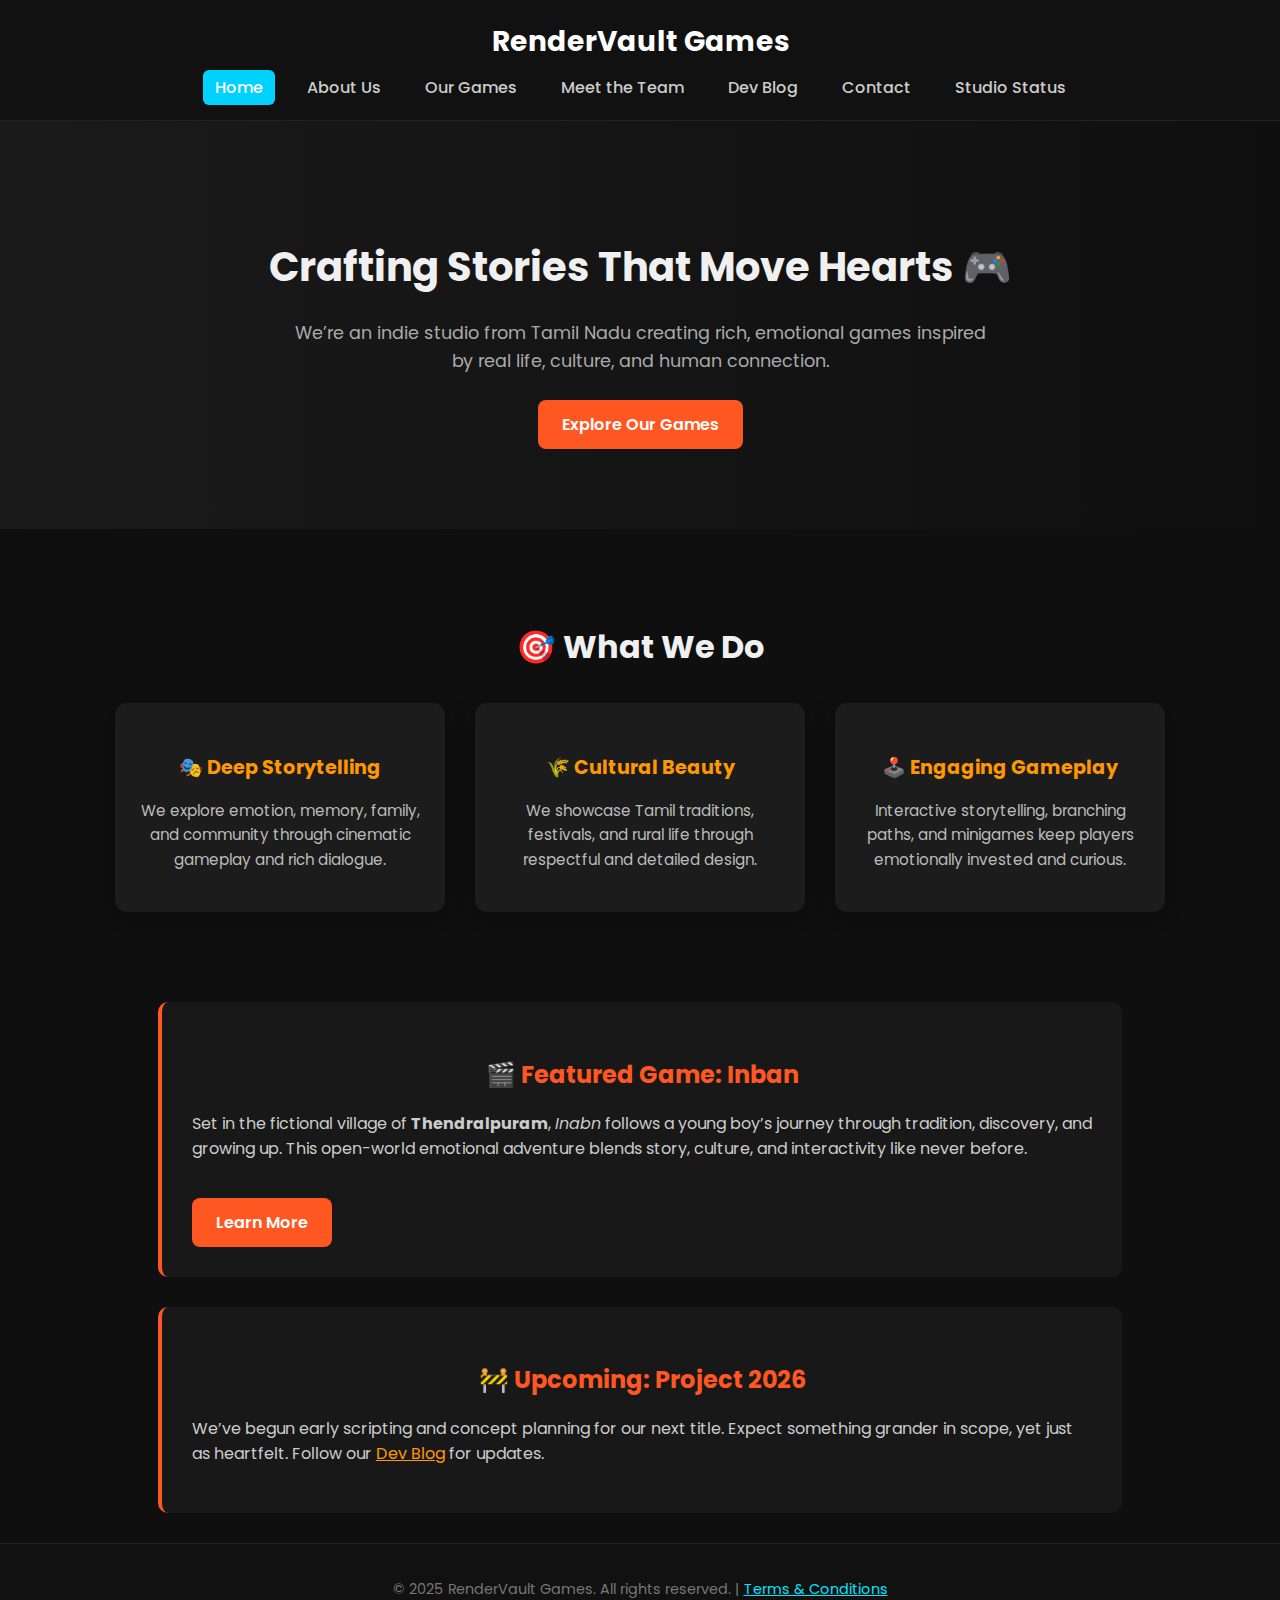
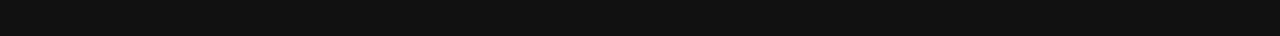
<file: index.html>
<!DOCTYPE html>
<html lang="en">
<head>
  <meta charset="UTF-8" />
  <meta name="viewport" content="width=device-width, initial-scale=1.0" />
  <title>RenderVault Games – Indie Game Studio Creating Story-Driven Games</title>
  <meta name="description" content="RenderVault Games is an indie game studio from India creating emotional story-driven games like Inban, inspired by Tamil culture.">
  <link rel="icon" type="image/x-icon" href="assets/favicon.png">
  <link href="https://fonts.googleapis.com/css2?family=Poppins:wght@400;600;700&display=swap" rel="stylesheet" />
  <link rel="stylesheet" href="styles.css" />
  <script async src="https://www.googletagmanager.com/gtag/js?id=G-7EN113SX0W"></script>
  <script>
    window.dataLayer = window.dataLayer || [];
    function gtag(){dataLayer.push(arguments);}
    gtag('js', new Date());

    gtag('config', 'G-7EN113SX0W');
</script>
  <style>
    body {
      margin: 0;
      font-family: 'Poppins', sans-serif;
      background-color: #0f0f0f;
      color: #f0f0f0;
    }

    header {
      background-color: #111;
      padding: 20px 0;
      border-bottom: 1px solid #222;
    }

    .container {
      width: 90%;
      max-width: 1200px;
      margin: auto;
    }

    nav ul {
      list-style: none;
      display: flex;
      flex-wrap: wrap;
      gap: 20px;
      padding: 0;
      justify-content: center;
    }

    nav a {
      text-decoration: none;
      color: #ccc;
      font-weight: 500;
      transition: 0.3s;
    }

    nav a:hover, nav a.active {
      color: #fff;
    }

    .hero {
      background: linear-gradient(to right, #1a1a1a, #0f0f0f);
      text-align: center;
      padding: 80px 20px;
    }

    .hero h2 {
      font-size: 2.5rem;
      margin-bottom: 20px;
      color: #f0f0f0;
    }

    .hero p {
      font-size: 1.1rem;
      max-width: 700px;
      margin: auto;
      color: #aaa;
    }

    .btn {
      margin-top: 25px;
      display: inline-block;
      background: #ff5722;
      color: #fff;
      padding: 12px 24px;
      border-radius: 8px;
      text-decoration: none;
      font-weight: 600;
      transition: background 0.3s ease;
    }

    .btn:hover {
      background: #e64a19;
    }

    section {
      padding: 60px 20px;
    }

    h3 {
      text-align: center;
      font-size: 2rem;
      margin-bottom: 30px;
    }

    .grid {
      display: flex;
      flex-wrap: wrap;
      justify-content: center;
      gap: 30px;
    }

    .feature-card {
      background-color: #1c1c1c;
      padding: 25px;
      border-radius: 12px;
      width: 280px;
      text-align: center;
      box-shadow: 0 4px 20px rgba(0,0,0,0.3);
      transition: transform 0.3s;
    }

    .feature-card:hover {
      transform: translateY(-5px);
    }

    .feature-card h4 {
      font-size: 1.2rem;
      margin-bottom: 10px;
      color: #ff9800;
    }

    .feature-card p {
      color: #bbb;
      font-size: 0.95rem;
    }

    .project-highlight {
      background: #181818;
      border-left: 4px solid #ff5722;
      padding: 30px;
      margin: 30px auto;
      border-radius: 10px;
      max-width: 900px;
    }

    .project-highlight h3 {
      color: #ff5722;
      font-size: 1.5rem;
      margin-bottom: 10px;
    }

    .project-highlight p {
      color: #ccc;
    }

    footer {
      text-align: center;
      background: #111;
      padding: 20px;
      font-size: 0.9rem;
      border-top: 1px solid #222;
    }
  </style>
</head>
<body>
  <header>
    <div class="container">
      <h1 style="text-align:center; color: #ffffff;">RenderVault Games</h1>
      <nav>
        <ul>
          <li><a href="index.html" class="active">Home</a></li>
          <li><a href="about.html">About Us</a></li>
          <li><a href="games.html">Our Games</a></li>
          <li><a href="team.html">Meet the Team</a></li>
          <li><a href="devblog.html">Dev Blog</a></li>
          <li><a href="contact.html">Contact</a></li>
          <li><a href="status.html">Studio Status</a></li>
        </ul>
      </nav>
    </div>
  </header>

  <section class="hero">
    <div class="container">
      <h2>Crafting Stories That Move Hearts 🎮</h2>
      <p>We’re an indie studio from Tamil Nadu creating rich, emotional games inspired by real life, culture, and human connection.</p>
      <a href="games.html" class="btn">Explore Our Games</a>
    </div>
  </section>

  <section>
    <div class="container">
      <h3>🎯 What We Do</h3>
      <div class="grid">
        <div class="feature-card">
          <h4>🎭 Deep Storytelling</h4>
          <p>We explore emotion, memory, family, and community through cinematic gameplay and rich dialogue.</p>
        </div>
        <div class="feature-card">
          <h4>🌾 Cultural Beauty</h4>
          <p>We showcase Tamil traditions, festivals, and rural life through respectful and detailed design.</p>
        </div>
        <div class="feature-card">
          <h4>🕹️ Engaging Gameplay</h4>
          <p>Interactive storytelling, branching paths, and minigames keep players emotionally invested and curious.</p>
        </div>
      </div>
    </div>
  </section>

  <section class="project-highlight">
    <h3>🎬 Featured Game: Inban</h3>
    <p>
      Set in the fictional village of <strong>Thendralpuram</strong>, <em>Inabn</em> follows a young boy’s journey through tradition, discovery, and growing up. This open-world emotional adventure blends story, culture, and interactivity like never before.
    </p>
    <a href="games.html" class="btn" style="margin-top: 20px;">Learn More</a>
  </section>

  <section class="project-highlight">
    <h3>🚧 Upcoming: Project 2026</h3>
    <p>
      We’ve begun early scripting and concept planning for our next title. Expect something grander in scope, yet just as heartfelt. Follow our <a href="devblog.html" style="color:#ff9800;">Dev Blog</a> for updates.
    </p>
  </section>

  <footer>
  <p>&copy; 2025 RenderVault Games. All rights reserved. | <a href="terms.html" style="color:#00e5ff; text-decoration: underline;">Terms & Conditions</a></p>
  <div class="footer-icons">
    <a href="https://discord.gg/RrKKjMG7qS" target="_blank"><i class="fab fa-discord"></i></a>
    <a href="https://youtube.com/@RenderVaultGames-Official" target="_blank"><i class="fab fa-youtube"></i></a>
    <a href="https://instagram.com/render_vault_games/" target="_blank"><i class="fab fa-instagram"></i></a>
  </div>
</footer>

</body>
</html>
</file>
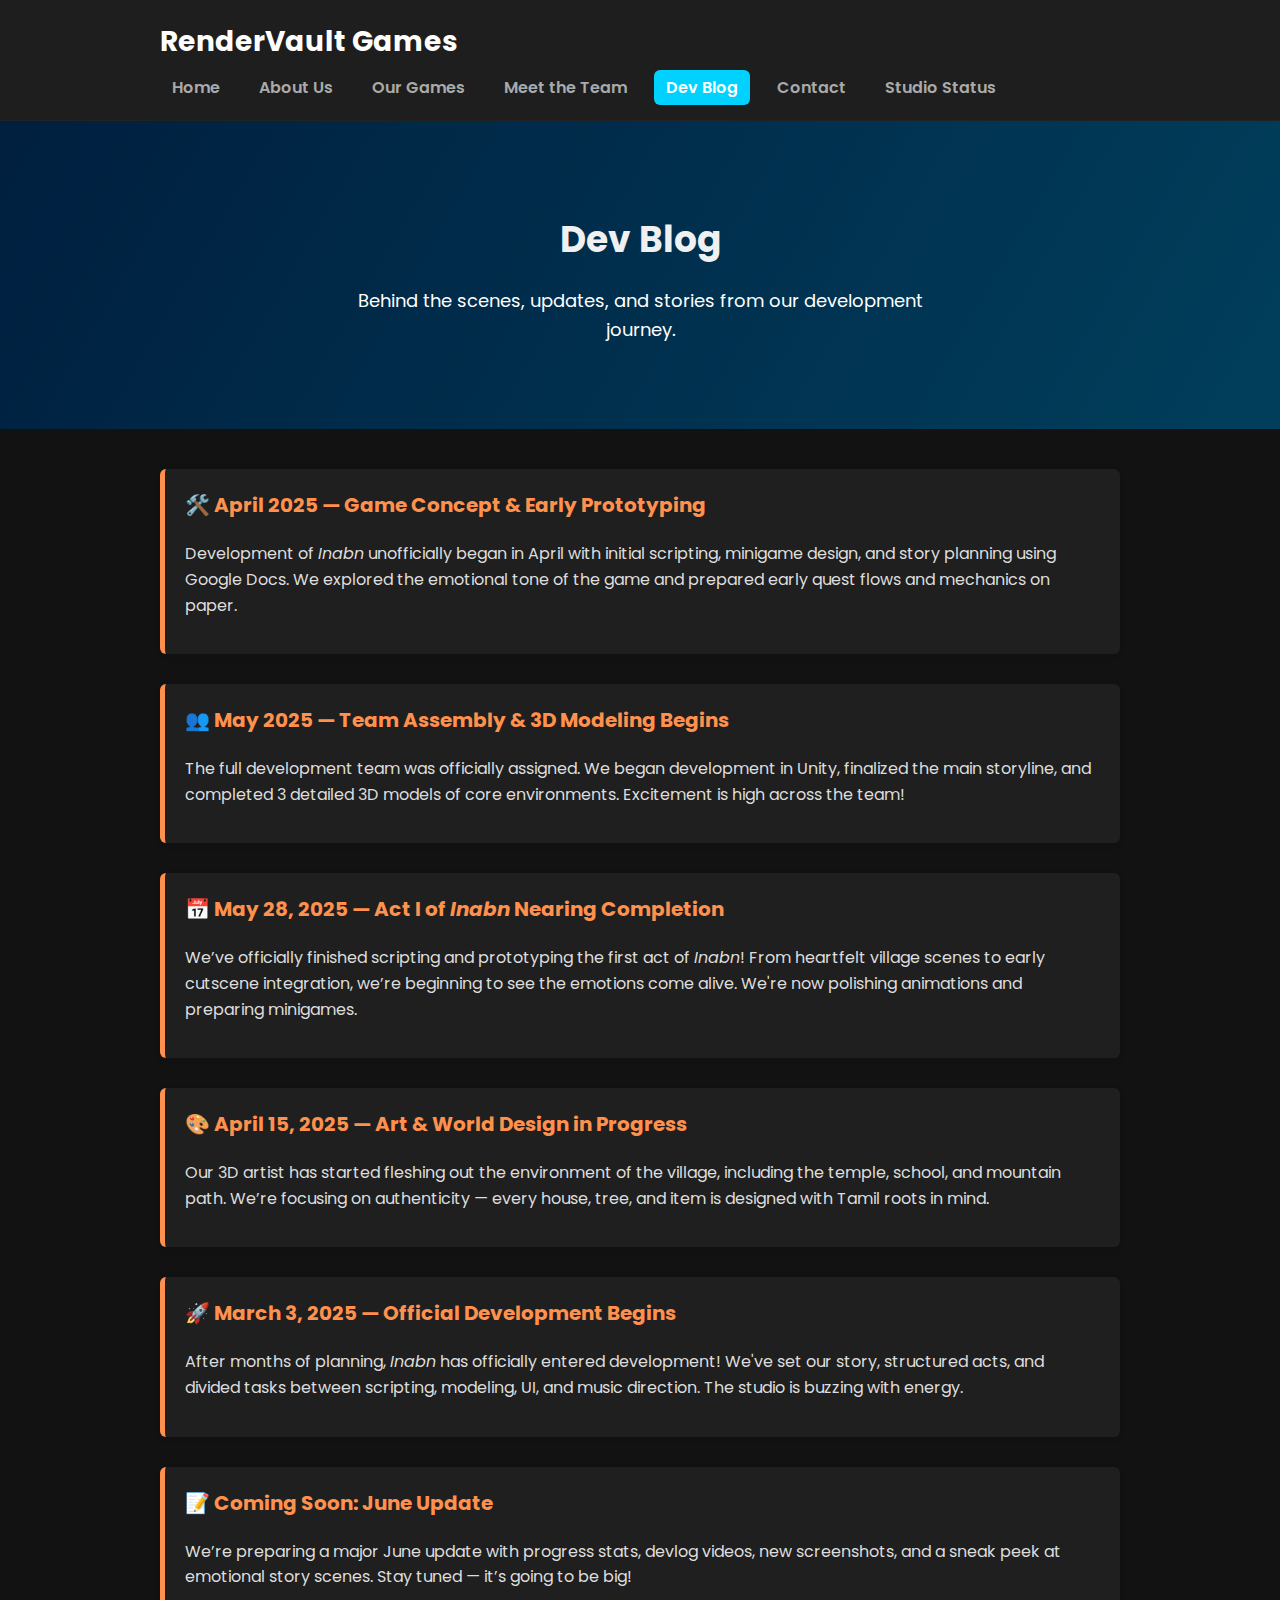
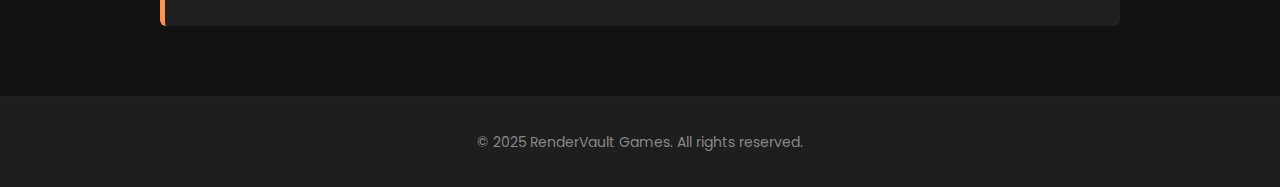
<file: devblog.html>
<!DOCTYPE html>
<html lang="en">
<head>
  <meta charset="UTF-8" />
  <meta name="viewport" content="width=device-width, initial-scale=1.0"/>
  <title>Dev Blog - RenderVault Games</title>
  <link rel="icon" type="image/x-icon" href="assets/RenderVault_Games-removebg-preview (1).png">
  <link href="https://fonts.googleapis.com/css2?family=Poppins:wght@400;600;700&display=swap" rel="stylesheet"/>
  <link rel="stylesheet" href="styles.css" />
  <style>
    body {
      background-color: #121212;
      color: #ffffff;
      font-family: 'Poppins', sans-serif;
      margin: 0;
      padding: 0;
    }

    header {
      background-color: #1e1e1e;
      padding: 20px 0;
    }

    header h1 {
      color: #ffffff;
      margin: 0;
    }

    nav ul {
      list-style: none;
      padding: 0;
      display: flex;
      flex-wrap: wrap;
      gap: 15px;
    }

    nav ul li a {
      color: #aaa;
      text-decoration: none;
      font-weight: 600;
    }

    nav ul li a.active,
    nav ul li a:hover {
      color: #ffffff;
    }

    .hero.devblog-hero {
      background-color: #1a1a1a;
      padding: 60px 20px;
      text-align: center;
    }

    .hero h2 {
      margin-bottom: 10px;
      font-size: 36px;
    }

    .container {
      max-width: 960px;
      margin: 0 auto;
      padding: 0 20px;
    }

    .blog-section {
      padding: 40px 0;
    }

    .blog-post {
      background-color: #1f1f1f;
      border-left: 5px solid #ff914d;
      padding: 20px;
      margin-bottom: 30px;
      border-radius: 6px;
    }

    .blog-post h3 {
      margin-top: 0;
      color: #ff914d;
    }

    .blog-post p {
      color: #dddddd;
    }

    footer {
      background-color: #1e1e1e;
      padding: 20px 0;
      text-align: center;
      color: #888;
    }
  </style>
</head>
<body>
  <header>
    <div class="container">
      <h1>RenderVault Games</h1>
      <nav>
        <ul>
          <li><a href="index.html">Home</a></li>
          <li><a href="about.html">About Us</a></li>
          <li><a href="games.html">Our Games</a></li>
          <li><a href="team.html">Meet the Team</a></li>
          <li><a href="devblog.html" class="active">Dev Blog</a></li>
          <li><a href="contact.html">Contact</a></li>
          <li><a href="status.html">Studio Status</a></li>
        </ul>
      </nav>
    </div>
  </header>

  <section class="hero devblog-hero">
    <div class="container">
      <h2>Dev Blog</h2>
      <p>Behind the scenes, updates, and stories from our development journey.</p>
    </div>
  </section>

  <section class="blog-section">
    <div class="container">

      <!-- Blog Post: April -->
      <div class="blog-post">
        <h3>🛠️ April 2025 — Game Concept & Early Prototyping</h3>
        <p>
          Development of <em>Inabn</em> unofficially began in April with initial scripting, minigame design, and story planning using Google Docs. We explored the emotional tone of the game and prepared early quest flows and mechanics on paper.
        </p>
      </div>

      <!-- Blog Post: May -->
      <div class="blog-post">
        <h3>👥 May 2025 — Team Assembly & 3D Modeling Begins</h3>
        <p>
          The full development team was officially assigned. We began development in Unity, finalized the main storyline, and completed 3 detailed 3D models of core environments. Excitement is high across the team!
        </p>
      </div>

      <!-- Blog Post: May 28 -->
      <div class="blog-post">
        <h3>📅 May 28, 2025 — Act I of <em>Inabn</em> Nearing Completion</h3>
        <p>
          We’ve officially finished scripting and prototyping the first act of <em>Inabn</em>! From heartfelt village scenes to early cutscene integration, we’re beginning to see the emotions come alive. We're now polishing animations and preparing minigames.
        </p>
      </div>

      <!-- Blog Post: April 15 -->
      <div class="blog-post">
        <h3>🎨 April 15, 2025 — Art & World Design in Progress</h3>
        <p>
          Our 3D artist has started fleshing out the environment of the village, including the temple, school, and mountain path. We’re focusing on authenticity — every house, tree, and item is designed with Tamil roots in mind.
        </p>
      </div>

      <!-- Blog Post: March 3 -->
      <div class="blog-post">
        <h3>🚀 March 3, 2025 — Official Development Begins</h3>
        <p>
          After months of planning, <em>Inabn</em> has officially entered development! We've set our story, structured acts, and divided tasks between scripting, modeling, UI, and music direction. The studio is buzzing with energy.
        </p>
      </div>

      <!-- Blog Post: Coming Soon -->
      <div class="blog-post">
        <h3>📝 Coming Soon: June Update</h3>
        <p>
          We’re preparing a major June update with progress stats, devlog videos, new screenshots, and a sneak peek at emotional story scenes. Stay tuned — it’s going to be big!
        </p>
      </div>

    </div>
  </section>

  <footer>
    <div class="container">
      <p>&copy; 2025 RenderVault Games. All rights reserved.</p>
    </div>
  </footer>
</body>
</html>
</file>
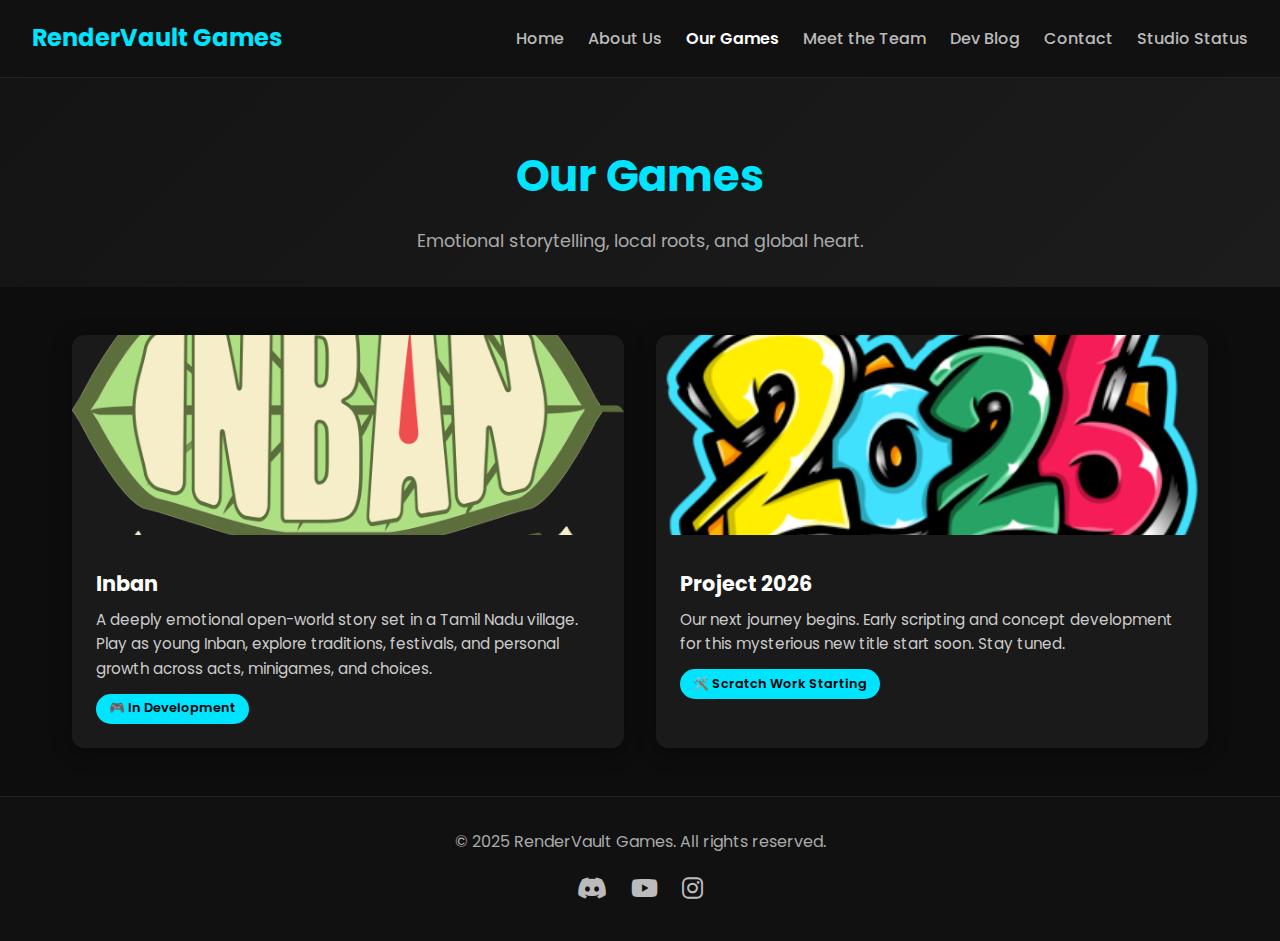
<file: games.html>
<!DOCTYPE html>
<html lang="en">
<head>
  <meta charset="UTF-8" />
  <meta name="viewport" content="width=device-width, initial-scale=1.0"/>
  <title>Our Games - RenderVault Games</title>
  <link rel="icon" type="image/x-icon" href="assets/favicon.png">
  <link href="https://fonts.googleapis.com/css2?family=Poppins:wght@400;600;700&display=swap" rel="stylesheet" />
  <link rel="stylesheet" href="https://cdnjs.cloudflare.com/ajax/libs/font-awesome/6.5.0/css/all.min.css" />
  <style>
    * {
      margin: 0;
      padding: 0;
      box-sizing: border-box;
    }

    body {
      font-family: 'Poppins', sans-serif;
      background-color: #0d0d0d;
      color: #f5f5f5;
      line-height: 1.6;
    }

    a {
      color: inherit;
      text-decoration: none;
    }

    header {
      background: #111;
      padding: 1.2rem 2rem;
      display: flex;
      justify-content: space-between;
      align-items: center;
      border-bottom: 1px solid #222;
    }

    header h1 {
      color: #00e5ff;
      font-weight: 700;
      font-size: 1.5rem;
    }

    nav ul {
      display: flex;
      list-style: none;
      gap: 1.5rem;
    }

    nav a {
      color: #bbb;
      font-weight: 500;
      transition: 0.3s;
    }

    nav a:hover, nav a.active {
      color: #fff;
      font-weight: 600;
    }

    .hero {
      text-align: center;
      padding: 4rem 2rem 2rem;
      background: linear-gradient(135deg, #141414, #1c1c1c);
    }

    .hero h2 {
      font-size: 2.7rem;
      color: #00e5ff;
      margin-bottom: 1rem;
    }

    .hero p {
      color: #aaa;
      font-size: 1.1rem;
    }

    .games-section {
      padding: 3rem 2rem;
      max-width: 1200px;
      margin: 0 auto;
      display: grid;
      grid-template-columns: repeat(auto-fit, minmax(320px, 1fr));
      gap: 2rem;
    }

    .game-card {
      background: #1a1a1a;
      border-radius: 12px;
      overflow: hidden;
      box-shadow: 0 4px 20px rgba(0,0,0,0.4);
      transition: transform 0.3s ease, box-shadow 0.3s ease;
    }

    .game-card:hover {
      transform: translateY(-8px);
      box-shadow: 0 6px 25px rgba(0, 229, 255, 0.2);
    }

    .game-card img {
      width: 100%;
      height: 200px;
      object-fit: cover;
    }

    .game-info {
      padding: 1.5rem;
    }

    .game-info h3 {
      font-size: 1.3rem;
      color: #fff;
      margin-bottom: 0.5rem;
    }

    .game-info p {
      font-size: 0.95rem;
      color: #ccc;
      margin-bottom: 0.8rem;
    }

    .status {
      display: inline-block;
      background: #00e5ff;
      color: #000;
      font-weight: 600;
      padding: 0.3rem 0.8rem;
      border-radius: 30px;
      font-size: 0.8rem;
    }

    footer {
      background: #111;
      padding: 2rem 1rem;
      text-align: center;
      border-top: 1px solid #222;
    }

    footer p {
      color: #aaa;
      margin-bottom: 1rem;
    }

    .footer-icons a {
      color: #bbb;
      font-size: 1.5rem;
      margin: 0 10px;
      transition: 0.3s ease;
    }

    .footer-icons a:hover {
      color: #00e5ff;
    }

    @media (max-width: 600px) {
      header, nav ul {
        flex-direction: column;
        align-items: center;
      }

      nav ul {
        margin-top: 1rem;
        gap: 1rem;
      }
    }
  </style>
</head>
<body>

  <header>
    <h1>RenderVault Games</h1>
    <nav>
      <ul>
        <li><a href="index.html">Home</a></li>
        <li><a href="about.html">About Us</a></li>
        <li><a href="games.html" class="active">Our Games</a></li>
        <li><a href="team.html">Meet the Team</a></li>
        <li><a href="devblog.html">Dev Blog</a></li>
        <li><a href="contact.html">Contact</a></li>
        <li><a href="status.html">Studio Status</a></li>
      </ul>
    </nav>
  </header>

  <section class="hero">
    <h2>Our Games</h2>
    <p>Emotional storytelling, local roots, and global heart.</p>
  </section>

  <section class="games-section">

    <a href="https://rendervaultgames.github.io/InbanWebsite/index.html" target="_blank" rel="noopener noreferrer">
      <div class="game-card">
        <img src="assets/inban.png" alt="Inabn Game Screenshot" />
        <div class="game-info">
          <h3>Inban</h3>
          <p>A deeply emotional open-world story set in a Tamil Nadu village. Play as young Inban, explore traditions, festivals, and personal growth across acts, minigames, and choices.</p>
          <span class="status">🎮 In Development</span>
        </div>
      </div>
    </a>

    <div class="game-card">
      <img src="assets/project2026.png" alt="Project 2026 Screenshot" />
      <div class="game-info">
        <h3>Project 2026</h3>
        <p>Our next journey begins. Early scripting and concept development for this mysterious new title start soon. Stay tuned.</p>
        <span class="status">🛠️ Scratch Work Starting</span>
      </div>
    </div>

  </section>

  <footer>
    <p>&copy; 2025 RenderVault Games. All rights reserved.</p>
    <div class="footer-icons">
      <a href="https://discord.gg/RrKKjMG7qS" target="_blank"><i class="fab fa-discord"></i></a>
      <a href="https://www.youtube.com/@RenderVaultGames-Official" target="_blank"><i class="fab fa-youtube"></i></a>
      <a href="https://www.instagram.com/render_vault_games/" target="_blank"><i class="fab fa-instagram"></i></a>
    </div>
  </footer>

</body>
</html>
</file>
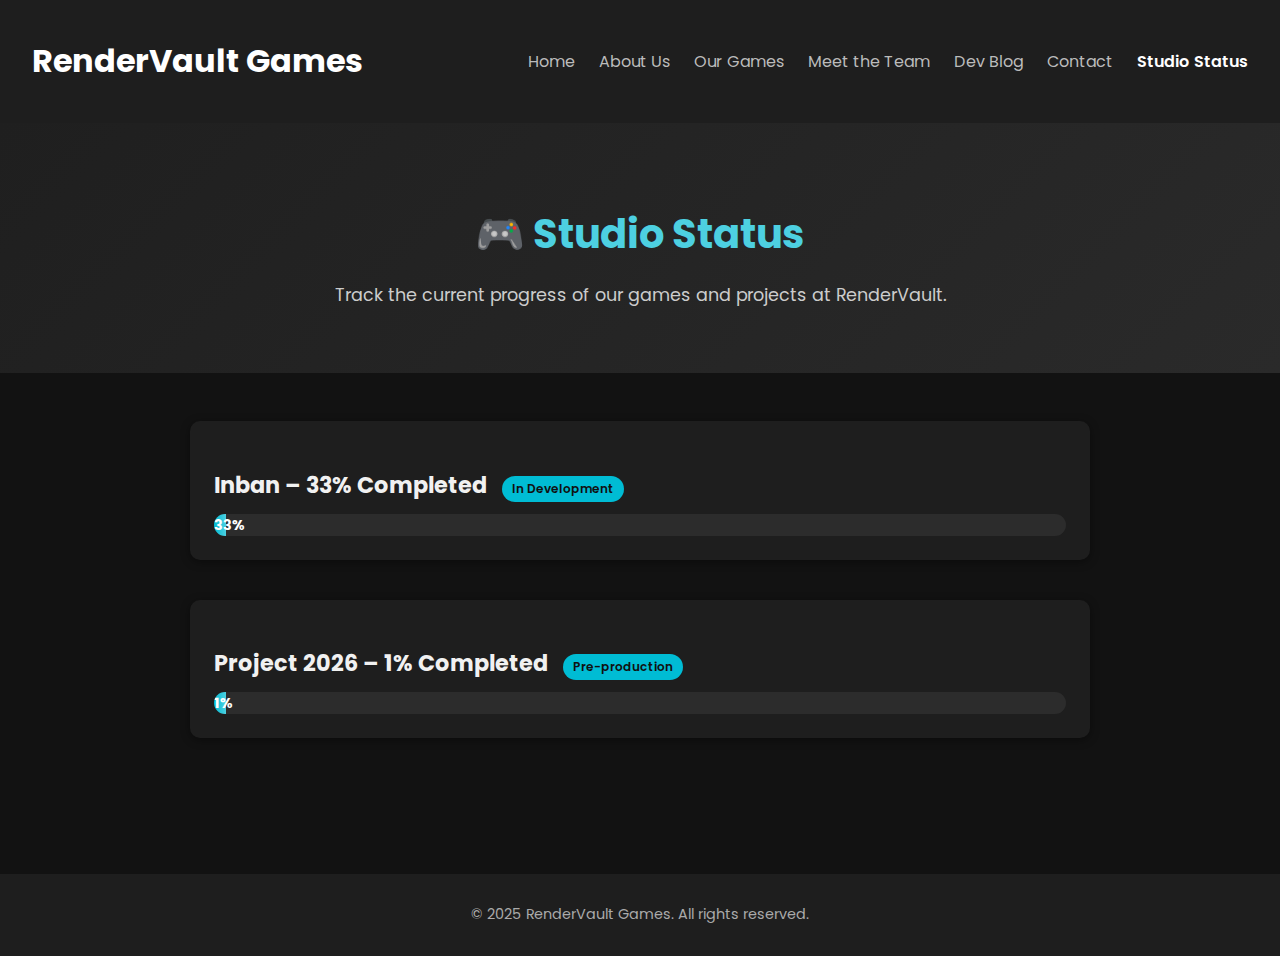
<file: status.html>
<!DOCTYPE html>
<html lang="en">
<head>
  <meta charset="UTF-8" />
  <meta name="viewport" content="width=device-width, initial-scale=1.0"/>
  <title>Studio Status - RenderVault Games</title>
  <link rel="icon" type="image/x-icon" href="assets/favicon.png">
  <link href="https://fonts.googleapis.com/css2?family=Poppins:wght@400;600;700&display=swap" rel="stylesheet" />
  <style>
    body {
      margin: 0;
      font-family: 'Poppins', sans-serif;
      background-color: #121212;
      color: #f1f1f1;
    }

    header {
      background-color: #1e1e1e;
      padding: 1rem 0;
    }

    header .container {
      display: flex;
      justify-content: space-between;
      align-items: center;
      padding: 0 2rem;
    }

    nav ul {
      list-style: none;
      display: flex;
      gap: 1.5rem;
      padding: 0;
      margin: 0;
    }

    nav a {
      text-decoration: none;
      color: #bbb;
      transition: 0.2s ease;
    }

    nav a.active, nav a:hover {
      color: #fff;
      font-weight: 600;
    }

    .hero {
      background: linear-gradient(135deg, #1f1f1f, #2a2a2a);
      padding: 3rem 2rem;
      text-align: center;
    }

    .hero h2 {
      font-size: 2.5rem;
      margin-bottom: 0.5rem;
      color: #4dd0e1;
    }

    .hero p {
      font-size: 1.1rem;
      color: #ccc;
    }

    .status-section {
      padding: 3rem 2rem;
      max-width: 900px;
      margin: 0 auto;
    }

    .status-block {
      margin-bottom: 2.5rem;
      background-color: #1e1e1e;
      border-radius: 10px;
      padding: 1.5rem;
      box-shadow: 0 2px 10px rgba(0, 0, 0, 0.4);
      transition: 0.3s ease;
    }

    .status-block:hover {
      transform: translateY(-3px);
      box-shadow: 0 4px 15px rgba(0, 0, 0, 0.5);
    }

    .status-block h3 {
      margin-bottom: 0.75rem;
      font-size: 1.4rem;
      color: #f1f1f1;
    }

    .badge {
      display: inline-block;
      padding: 4px 10px;
      background-color: #00bcd4;
      color: #111;
      border-radius: 50px;
      font-size: 0.75rem;
      font-weight: 600;
      margin-left: 10px;
    }

    .progress-container {
      background-color: #2c2c2c;
      border-radius: 50px;
      overflow: hidden;
      height: 22px;
    }

    .progress-bar {
      height: 100%;
      background: linear-gradient(to right, #00bcd4, #4dd0e1);
      text-align: right;
      padding-right: 12px;
      font-size: 0.9rem;
      color: #fff;
      line-height: 22px;
      font-weight: bold;
      width: 0;
      animation: fillBar 1.2s ease forwards;
    }

    @keyframes fillBar {
      from { width: 0; }
      to { width: var(--progress); }
    }

    footer {
      background-color: #1e1e1e;
      text-align: center;
      padding: 1rem;
      color: #aaa;
      font-size: 0.9rem;
      margin-top: 3rem;
    }

    @media (max-width: 768px) {
      header .container {
        flex-direction: column;
        gap: 10px;
      }

      nav ul {
        flex-wrap: wrap;
        justify-content: center;
      }

      .hero h2 {
        font-size: 2rem;
      }

      .status-block h3 {
        font-size: 1.2rem;
      }
    }
  </style>
</head>
<body>
  <header>
    <div class="container">
      <h1 style="color: #fff;">RenderVault Games</h1>
      <nav>
        <ul>
          <li><a href="index.html">Home</a></li>
          <li><a href="about.html">About Us</a></li>
          <li><a href="games.html">Our Games</a></li>
          <li><a href="team.html">Meet the Team</a></li>
          <li><a href="devblog.html">Dev Blog</a></li>
          <li><a href="contact.html">Contact</a></li>
          <li><a href="status.html" class="active">Studio Status</a></li>
        </ul>
      </nav>
    </div>
  </header>

  <section class="hero">
    <h2>🎮 Studio Status</h2>
    <p>Track the current progress of our games and projects at RenderVault.</p>
  </section>

  <section class="status-section">
    <div class="status-block">
      <h3>Inban – 33% Completed <span class="badge">In Development</span></h3>
      <div class="progress-container">
        <div class="progress-bar" style="--progress: 30%;">33%</div>
      </div>
    </div>

    <div class="status-block">
      <h3>Project 2026 – 1% Completed <span class="badge">Pre-production</span></h3>
      <div class="progress-container">
        <div class="progress-bar" style="--progress: 1%;">1%</div>
      </div>
    </div>
  </section>

  <footer>
    <p>&copy; 2025 RenderVault Games. All rights reserved.</p>
  </footer>
</body>
</html>
</file>
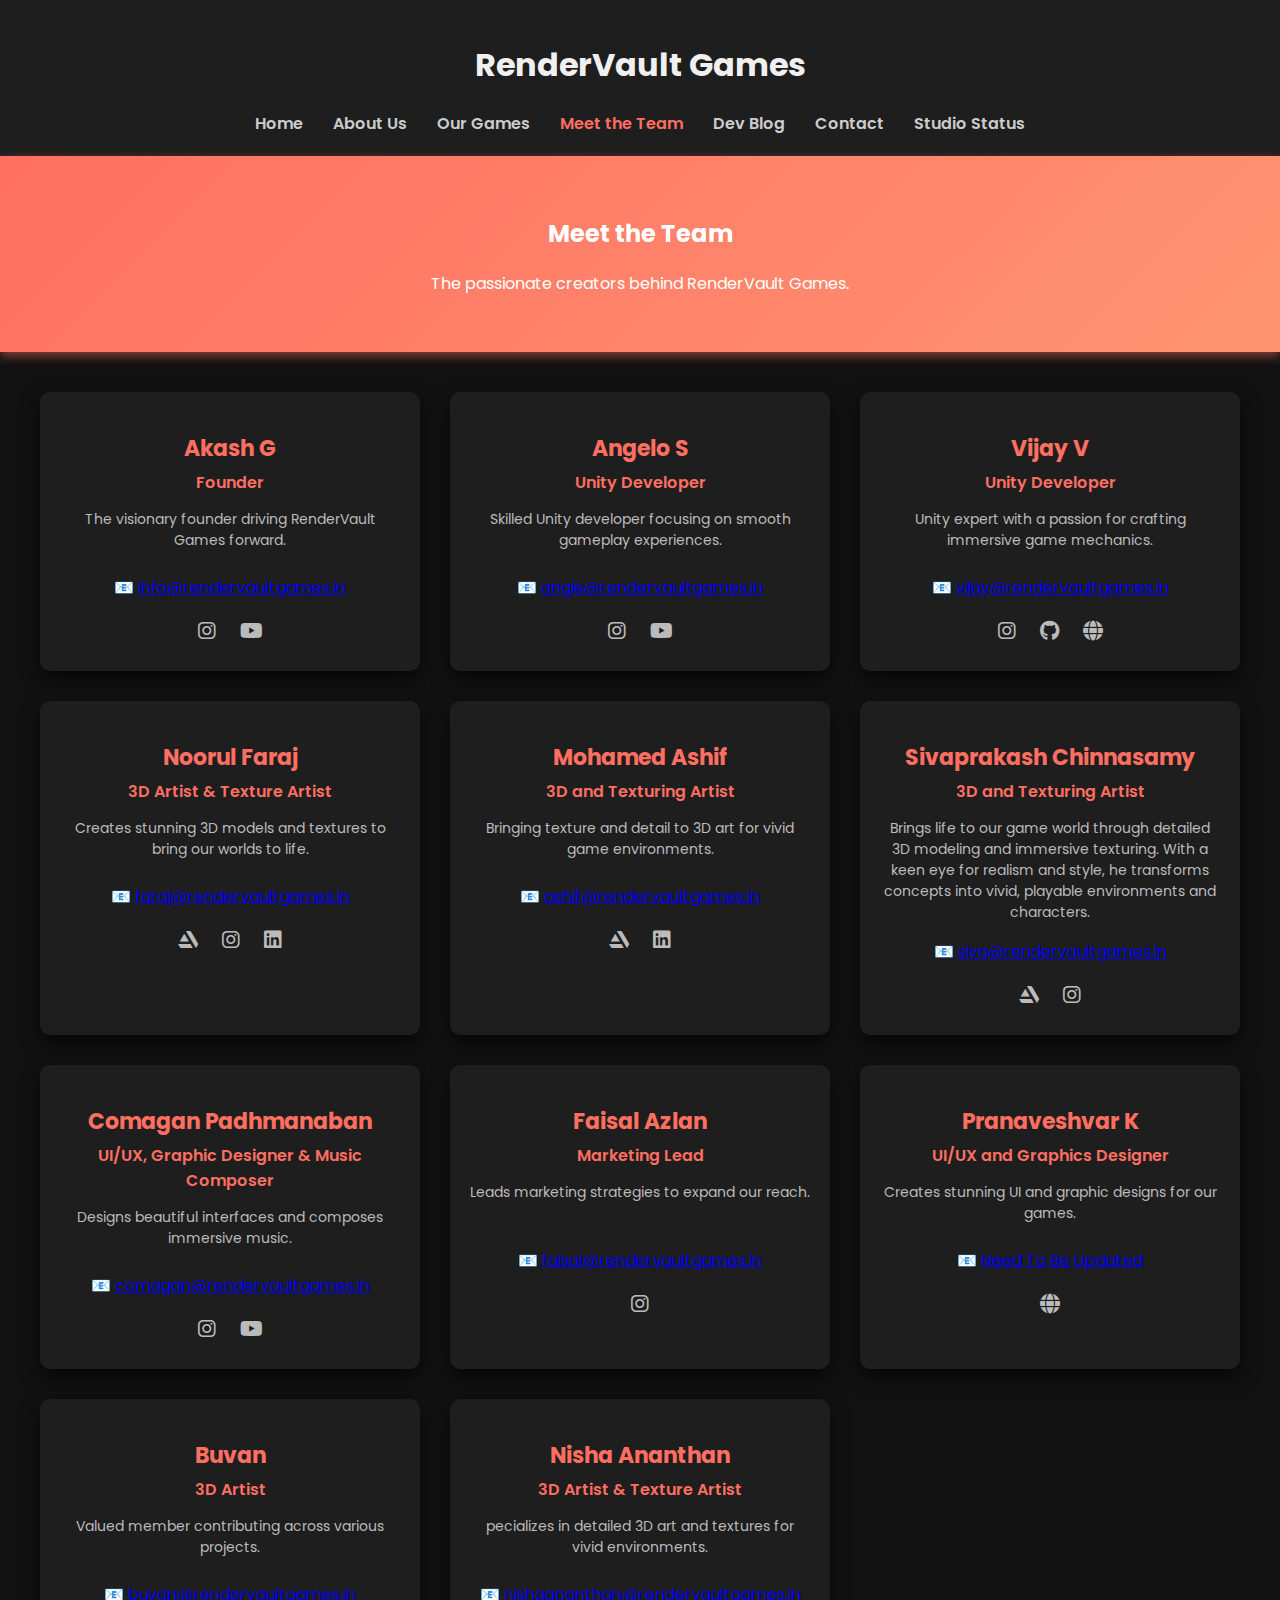
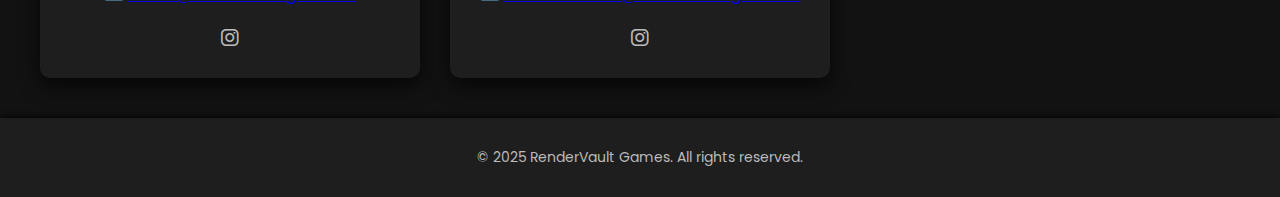
<file: team.html>
<!DOCTYPE html>
<html lang="en">
<head>
  <meta charset="UTF-8" />
  <meta name="viewport" content="width=device-width, initial-scale=1" />
  <title>Meet the Team - RenderVault Games</title>
  <link rel="icon" type="image/x-icon" href="assets/favicon.png">
  <link href="https://fonts.googleapis.com/css2?family=Poppins:wght@400;600;700&display=swap" rel="stylesheet" />
  <link
    rel="stylesheet"
    href="https://cdnjs.cloudflare.com/ajax/libs/font-awesome/6.5.0/css/all.min.css"
  />
  <style>
    body {
      font-family: 'Poppins', sans-serif;
      margin: 0;
      background-color: #121212;
      color: #e0e0e0;
    }
    header {
      background-color: #1e1e1e;
      padding: 20px 0;
      color: #f0f0f0;
      text-align: center;
      box-shadow: 0 2px 5px rgba(0,0,0,0.7);
    }
    nav ul {
      list-style: none;
      padding: 0;
      display: flex;
      justify-content: center;
      margin: 10px 0 0;
    }
    nav ul li {
      margin: 0 15px;
    }
    nav ul li a {
      color: #ccc;
      text-decoration: none;
      font-weight: 600;
      font-size: 16px;
      transition: color 0.3s ease;
    }
    nav ul li a.active,
    nav ul li a:hover {
      color: #ff6f61;
    }
    .hero {
      text-align: center;
      padding: 40px 20px;
      background: linear-gradient(135deg, #ff6f61 0%, #ff9472 100%);
      color: white;
      box-shadow: 0 4px 10px rgba(255,111,97,0.5);
    }
    .container {
      max-width: 1200px;
      margin: auto;
      padding: 0 20px;
    }
    .team-section {
      margin: 40px 0;
    }
    .team-grid {
      display: grid;
      grid-template-columns: repeat(auto-fit, minmax(280px, 1fr));
      gap: 30px;
      max-width: 1200px;
      margin: 40px auto;
      padding: 0 20px;
    }
    .team-member {
      background: #1e1e1e;
      padding: 25px 20px;
      border-radius: 10px;
      box-shadow: 0 8px 20px rgba(0,0,0,0.7);
      text-align: center;
      transition: transform 0.3s ease, box-shadow 0.3s ease;
      color: #ddd;
    }
    .team-member:hover {
      transform: translateY(-8px);
      box-shadow: 0 15px 30px rgba(255,111,97,0.6);
    }
    .team-member h3 {
      margin: 15px 0 5px;
      font-weight: 700;
      font-size: 22px;
      color: #ff6f61;
    }
    .team-member p.role {
      font-weight: 600;
      font-size: 16px;
      margin: 5px 0 10px;
      color: #ff6f61;
    }
    .team-member p.desc {
      font-size: 14px;
      color: #bbb;
      min-height: 50px;
    }
    .social-icons {
      margin-top: 15px;
    }
    .social-icons a {
      color: #bbb;
      margin: 0 10px;
      font-size: 20px;
      transition: color 0.3s ease;
      text-decoration: none;
    }
    .social-icons a:hover {
      color: #ff6f61;
    }
    footer {
      background: #1e1e1e;
      color: #bbb;
      text-align: center;
      padding: 15px 0;
      margin-top: 40px;
      font-size: 14px;
      box-shadow: 0 -2px 5px rgba(0,0,0,0.7);
    }
  </style>
</head>
<body>
  <header>
    <h1>RenderVault Games</h1>
    <nav>
      <ul>
        <li><a href="index.html">Home</a></li>
        <li><a href="about.html">About Us</a></li>
        <li><a href="games.html">Our Games</a></li>
        <li><a href="team.html" class="active">Meet the Team</a></li>
        <li><a href="devblog.html">Dev Blog</a></li>
        <li><a href="contact.html">Contact</a></li>
        <li><a href="status.html">Studio Status</a></li>
      </ul>
    </nav>
  </header>

  <section class="hero">
    <div class="container">
      <h2>Meet the Team</h2>
      <p>The passionate creators behind RenderVault Games.</p>
    </div>
  </section>

  <section class="team-section">
    <div class="team-grid">
      <div class="team-member">
        <h3>Akash G</h3>
        <p class="role">Founder</p>
        <p class="desc">The visionary founder driving RenderVault Games forward.</p>
        <p class="email">📧 <a href="mailto:example@email.com">info@rendervaultgames.in</a></p>
        <div class="social-icons">
          <a href="https://www.instagram.com/render_vault_games/" target="_blank" aria-label="Instagram"><i class="fab fa-instagram"></i></a>
          <a href="https://www.youtube.com/@RenderVaultGames-Official/videos" target="_blank" aria-label="YouTube"><i class="fab fa-youtube"></i></a>
        </div>
      </div>

      <div class="team-member">
        <h3>Angelo S</h3>
        <p class="role">Unity Developer</p>
        <p class="desc">Skilled Unity developer focusing on smooth gameplay experiences.</p>
        <p class="email">📧 <a href="mailto:example@email.com">angie@rendervaultgames.in</a></p>
        <div class="social-icons">
          <a href="https://www.instagram.com/angie___dev777?utm_source=qr&igsh=MXM1amtvcmZsemJucw==" target="_blank" aria-label="Instagram"><i class="fab fa-instagram"></i></a>
          <a href="https://www.youtube.com/@angelo2683/videos" target="_blank" aria-label="YouTube"><i class="fab fa-youtube"></i></a>
        </div>
      </div>

      <div class="team-member">
        <h3>Vijay V</h3>
        <p class="role">Unity Developer</p>
        <p class="desc">Unity expert with a passion for crafting immersive game mechanics.</p>
        <p class="email">📧 <a href="mailto:example@email.com">vijay@rendervaultgames.in</a></p>
        <div class="social-icons">
          <a href="https://www.instagram.com/vijay_vm07?igsh=MWV4czk1azF2ZTI2dw==" target="_blank" aria-label="Instagram"><i class="fab fa-instagram"></i></a>
          <a href="https://github.com/itsVijayV" target="_blank" aria-label="GitHub"><i class="fab fa-github"></i></a>
          <a href="https://itsvijayv.github.io/vijay.github.io/index.html" target="_blank" aria-label="Portfolio"><i class="fas fa-globe"></i></a>
        </div>
      </div>

      <div class="team-member">
        <h3>Noorul Faraj</h3>
        <p class="role">3D Artist & Texture Artist</p>
        <p class="desc">Creates stunning 3D models and textures to bring our worlds to life.</p>
        <p class="email">📧 <a href="mailto:example@email.com">faraj@rendervaultgames.in</a></p>
        <div class="social-icons">
          <a href="https://www.artstation.com/farjfaraj219" target="_blank" aria-label="ArtStation"><i class="fab fa-artstation"></i></a>
          <a href="https://www.instagram.com/farj_faraj_21?igsh=OWMxemg4dXQ2cnpj" target="_blank" aria-label="Instagram"><i class="fab fa-instagram"></i></a>
          <a href="https://www.linkedin.com/in/noorul-faraj-002a38214?utm_source=share&utm_campaign=share_via&utm_content=profile&utm_medium=android_app" target="_blank" aria-label="LinkedIn"><i class="fab fa-linkedin"></i></a>
        </div>
      </div>

      <div class="team-member">
        <h3>Mohamed Ashif</h3>
        <p class="role">3D and Texturing Artist</p>
        <p class="desc">Bringing texture and detail to 3D art for vivid game environments.</p>
        <p class="email">📧 <a href="mailto:example@email.com">ashif@rendervaultgames.in</a></p>
        <div class="social-icons">
          <a href="https://www.artstation.com/resequents" target="_blank" aria-label="ArtStation"><i class="fab fa-artstation"></i></a>
          <a href="https://www.linkedin.com/in/mohamed-ashif-063639360?utm_source=share&utm_campaign=share_via&utm_content=profile&utm_medium=android_app" target="_blank" aria-label="LinkedIn"><i class="fab fa-linkedin"></i></a>
        </div>
      </div> 

<div class="team-member">
        <h3>Sivaprakash Chinnasamy</h3>
        <p class="role">3D and Texturing Artist</p>
        <p class="desc">Brings life to our game world through detailed 3D modeling and immersive texturing. With a keen eye for realism and style, he transforms concepts into vivid, playable environments and characters.</p>
        <p class="email">📧 <a href="mailto:example@email.com">siva@rendervaultgames.in</a></p>
        <div class="social-icons">
          <a href="https://www.artstation.com/sivaprakashchinnasamy1" target="_blank" aria-label="ArtStation"><i class="fab fa-artstation"></i></a>
          <a href="https://www.instagram.com/ragon_siva?igsh=a2J2OXI0MzcydHRr" target="_blank" aria-label="Instagram"><i class="fab fa-instagram"></i></a>
        </div>
      </div>


<div class="team-member">
  <h3>Comagan Padhmanaban</h3>
  <p class="role">UI/UX, Graphic Designer & Music Composer</p>
  <p class="desc">Designs beautiful interfaces and composes immersive music.</p>
  <p class="email">📧 <a href="mailto:example@email.com">comagan@rendervaultgames.in</a></p>
  <div class="social-icons">
    <a href="https://www.instagram.com/neonon1_/" target="_blank" aria-label="Instagram"><i class="fab fa-instagram"></i></a>
    <a href="https://www.youtube.com/@asurakin" target="_blank" aria-label="YouTube"><i class="fab fa-youtube"></i></a>
  </div>
</div>

<div class="team-member">
  <h3>Faisal Azlan</h3>
  <p class="role">Marketing Lead</p>
  <p class="desc">Leads marketing strategies to expand our reach.</p>
  <p class="email">📧 <a href="mailto:example@email.com">faisal@rendervaultgames.in</a></p>
  <div class="social-icons">
    <a href="https://www.instagram.com/fizzle._12/" target="_blank" aria-label="Instagram"><i class="fab fa-instagram"></i></a>
  </div>
</div>

<div class="team-member">
  <h3>Pranaveshvar K</h3>
  <p class="role">UI/UX and Graphics Designer</p>
  <p class="desc">Creates stunning UI and graphic designs for our games.</p>
 <p class="email">📧 <a href="mailto:example@email.com">Need To Be Updated</a></p>
  <div class="social-icons">
    <a href="https://trello.com/b/aO21xutR/mrcandydevs-portfolio" target="_blank" aria-label="Portfolio"><i class="fas fa-globe"></i></a>
  </div>
</div>

<div class="team-member">
  <h3>Buvan</h3>
  <p class="role">3D Artist</p>
  <p class="desc">Valued member contributing across various projects.</p>
        <p class="email">📧 <a href="mailto:example@email.com">buvan@rendervaultgames.in</a></p>
  <div class="social-icons">
    <a href="https://www.instagram.com/buvan0515?igsh=anBxYzVkc2oxbnQ0" target="_blank" aria-label="Instagram"><i class="fab fa-instagram"></i></a>
  </div>
</div>

<div class="team-member">
  <h3>Nisha Ananthan</h3>
  <p class="role">3D Artist & Texture Artist</p>
  <p class="desc">pecializes in detailed 3D art and textures for vivid environments.</p>
        <p class="email">📧 <a href="mailto:example@email.com">nishaananthan@rendervaultgames.in</a></p>
  <div class="social-icons">
    <a href="https://www.instagram.com/ni1_1sha?utm_source=qr&igsh=ZGJ4OWJsM2lucGh1" target="_blank" aria-label="Instagram"><i class="fab fa-instagram"></i></a>
  </div>
</div>

    </div>
  </section>

  <footer>
    <p>© 2025 RenderVault Games. All rights reserved.</p>
  </footer>
</body>
</html>
</file>
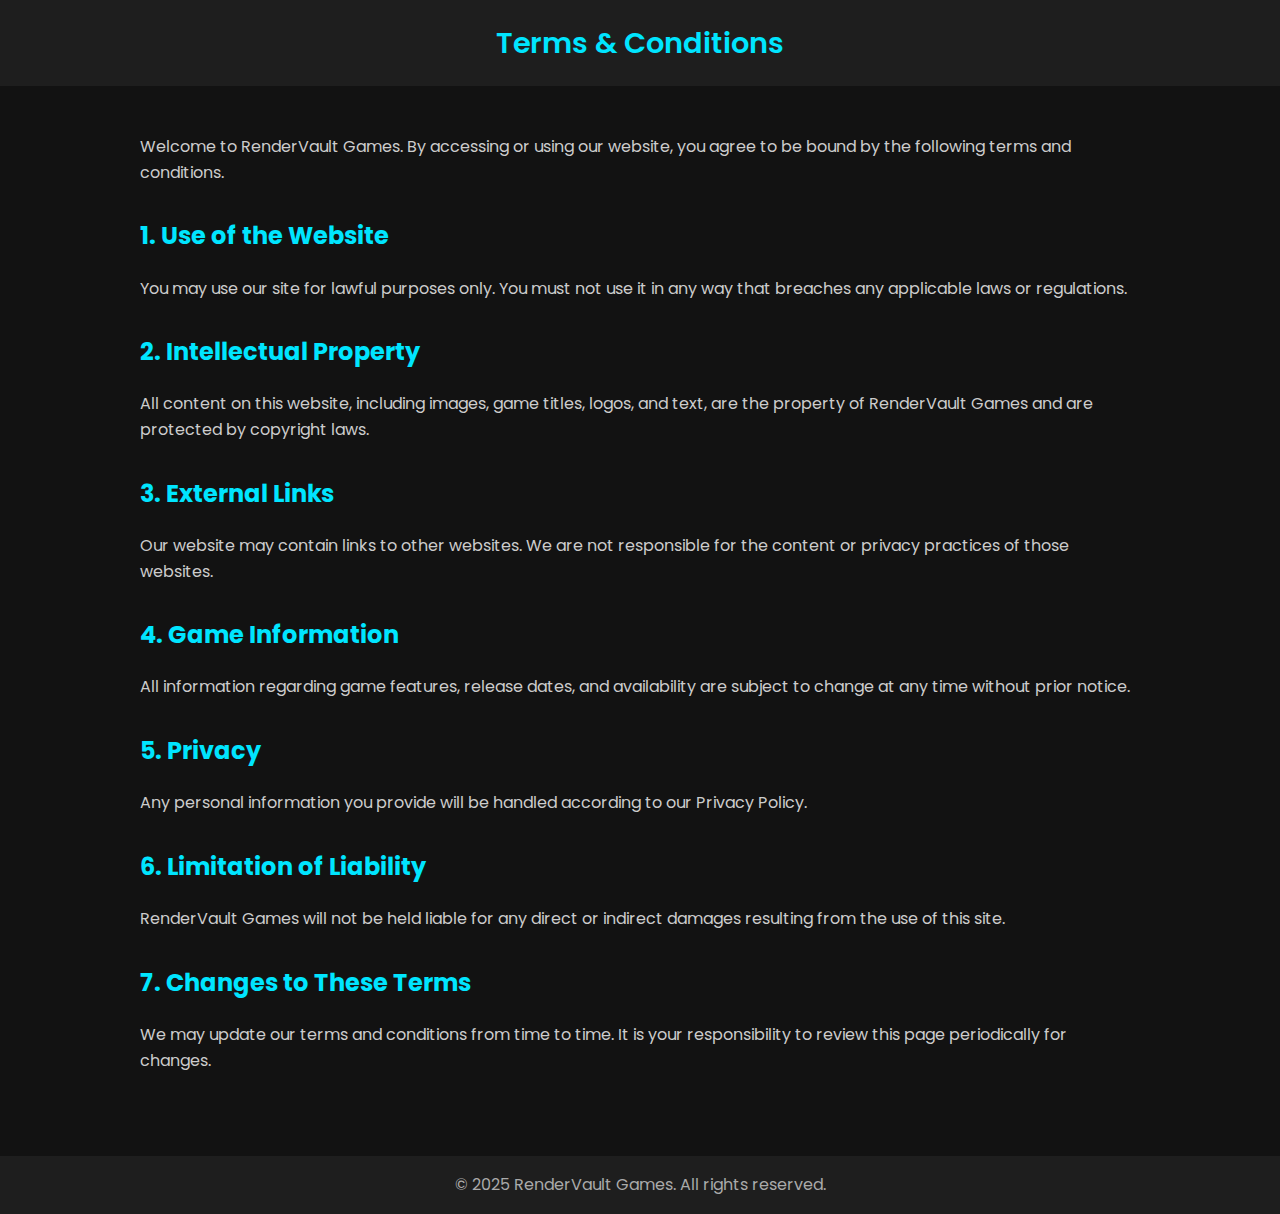
<file: terms.html>
<!DOCTYPE html>
<html lang="en">
<head>
  <meta charset="UTF-8" />
  <meta name="viewport" content="width=device-width, initial-scale=1.0"/>
  <title>Terms & Conditions - RenderVault Games</title>
  <link href="https://fonts.googleapis.com/css2?family=Poppins:wght@400;600&display=swap" rel="stylesheet" />
  <style>
    body {
      font-family: 'Poppins', sans-serif;
      background-color: #121212;
      color: #f5f5f5;
      margin: 0;
      padding: 0;
      line-height: 1.6;
    }

    header {
      background-color: #1e1e1e;
      padding: 20px;
      text-align: center;
      font-size: 1.8rem;
      color: #00e5ff;
      font-weight: 600;
    }

    .container {
      max-width: 1000px;
      margin: auto;
      padding: 2rem;
    }

    h2 {
      color: #00e5ff;
      margin-top: 2rem;
    }

    p {
      margin-bottom: 1.2rem;
      color: #ccc;
    }

    footer {
      background-color: #1e1e1e;
      color: #aaa;
      text-align: center;
      padding: 1rem;
      margin-top: 2rem;
    }
  </style>
</head>
<body>
  <header>Terms & Conditions</header>

  <div class="container">
    <p>Welcome to RenderVault Games. By accessing or using our website, you agree to be bound by the following terms and conditions.</p>

    <h2>1. Use of the Website</h2>
    <p>You may use our site for lawful purposes only. You must not use it in any way that breaches any applicable laws or regulations.</p>

    <h2>2. Intellectual Property</h2>
    <p>All content on this website, including images, game titles, logos, and text, are the property of RenderVault Games and are protected by copyright laws.</p>

    <h2>3. External Links</h2>
    <p>Our website may contain links to other websites. We are not responsible for the content or privacy practices of those websites.</p>

    <h2>4. Game Information</h2>
    <p>All information regarding game features, release dates, and availability are subject to change at any time without prior notice.</p>

    <h2>5. Privacy</h2>
    <p>Any personal information you provide will be handled according to our Privacy Policy.</p>

    <h2>6. Limitation of Liability</h2>
    <p>RenderVault Games will not be held liable for any direct or indirect damages resulting from the use of this site.</p>

    <h2>7. Changes to These Terms</h2>
    <p>We may update our terms and conditions from time to time. It is your responsibility to review this page periodically for changes.</p>
  </div>

  <footer>
    &copy; 2025 RenderVault Games. All rights reserved.
  </footer>
</body>
</html>
</file>
<file: styles.css>
/* Import Poppins font */
body {
  margin: 0;
  font-family: 'Poppins', sans-serif;
  background-color: #0e0e0e;
  color: #fff;
  line-height: 1.6;
}

/* Container */
.container {
  width: 90%;
  max-width: 1200px;
  margin: 0 auto;
}

/* Header */
header {
  background-color: #111;
  padding: 20px 0;
  border-bottom: 1px solid #222;
}

header h1 {
  margin: 0;
  font-size: 28px;
  font-weight: 700;
  color: #00d1ff;
}

nav ul {
  list-style: none;
  display: flex;
  gap: 20px;
  padding: 0;
  margin: 10px 0 0;
}

nav a {
  color: #fff;
  text-decoration: none;
  font-weight: 500;
  padding: 6px 12px;
  border-radius: 6px;
  transition: 0.3s ease;
}

nav a:hover,
nav a.active {
  background-color: #00d1ff;
  color: #000;
}

/* Hero Section */
.hero {
  background: linear-gradient(120deg, #001f3f, #003f5c);
  padding: 100px 0;
  text-align: center;
}

.hero h2 {
  font-size: 36px;
  margin-bottom: 10px;
  font-weight: 700;
}

.hero p {
  font-size: 18px;
  margin-bottom: 25px;
  max-width: 600px;
  margin-left: auto;
  margin-right: auto;
}

.btn {
  background-color: #00d1ff;
  color: #000;
  padding: 12px 24px;
  font-weight: bold;
  border-radius: 8px;
  text-decoration: none;
  transition: background-color 0.3s ease;
}

.btn:hover {
  background-color: #00b0cc;
}

/* Features Section */
.features {
  background-color: #181818;
  padding: 60px 0;
  text-align: center;
}

.features h3 {
  font-size: 28px;
  margin-bottom: 40px;
  font-weight: 600;
}

.grid {
  display: flex;
  flex-wrap: wrap;
  justify-content: center;
  gap: 30px;
}

.feature-card {
  background-color: #222;
  padding: 25px;
  border-radius: 12px;
  width: 300px;
  box-shadow: 0 5px 15px rgba(0, 209, 255, 0.2);
  transition: transform 0.3s ease;
}

.feature-card:hover {
  transform: translateY(-5px);
}

.feature-card h4 {
  font-size: 22px;
  color: #00d1ff;
  margin-bottom: 10px;
}

.feature-card p {
  font-size: 15px;
  color: #ccc;
}

/* Footer */
footer {
  background-color: #111;
  padding: 20px 0;
  text-align: center;
  font-size: 14px;
  color: #777;
  border-top: 1px solid #222;
}



.about-hero {
  background: linear-gradient(120deg, #1a1a1a, #2a2a2a);
  padding: 80px 0;
  text-align: center;
}

.about-section {
  background-color: #111;
  padding: 60px 0;
  color: #ccc;
}

.about-section h3 {
  font-size: 24px;
  color: #00d1ff;
  margin-top: 40px;
}

.about-section p {
  font-size: 16px;
  margin: 15px 0;
  max-width: 800px;
}

.custom-list {
  list-style: none;
  padding-left: 0;
  margin-top: 20px;
}

.custom-list li {
  padding-left: 1.5em;
  position: relative;
  margin-bottom: 10px;
  font-size: 16px;
}

.custom-list li::before {
  content: "✔️";
  position: absolute;
  left: 0;
  color: #00d1ff;
}


.games-hero {
  background: linear-gradient(120deg, #1a1a1a, #2a2a2a);
  padding: 80px 0;
  text-align: center;
}

.games-section {
  background-color: #111;
  padding: 60px 0;
}

.game-card {
  display: flex;
  flex-wrap: wrap;
  gap: 20px;
  margin-bottom: 40px;
  background-color: #1e1e1e;
  border-radius: 10px;
  overflow: hidden;
  box-shadow: 0 0 10px #000;
}

.game-card img {
  width: 100%;
  max-width: 300px;
  height: auto;
  object-fit: cover;
}

.game-info {
  flex: 1;
  padding: 20px;
}

.game-info h3 {
  font-size: 24px;
  color: #00d1ff;
  margin-bottom: 10px;
}

.game-info p {
  font-size: 16px;
  color: #ccc;
  margin-bottom: 10px;
}

.status {
  display: inline-block;
  padding: 6px 12px;
  background-color: #00d1ff;
  color: #000;
  border-radius: 5px;
  font-weight: 600;
}

.team-hero {
  background: linear-gradient(120deg, #1a1a1a, #2a2a2a);
  padding: 80px 0;
  text-align: center;
}

.team-section {
  background-color: #111;
  padding: 60px 0;
}

.team-grid {
  display: flex;
  flex-wrap: wrap;
  gap: 30px;
  justify-content: center;
}

.team-member {
  background-color: #1e1e1e;
  padding: 20px;
  border-radius: 12px;
  width: 300px;
  text-align: center;
  color: #fff;
  box-shadow: 0 4px 12px rgba(0,0,0,0.4);
  transition: transform 0.3s ease;
}

.team-member:hover {
  transform: translateY(-5px);
}

.team-member img {
  width: 120px;
  height: 120px;
  border-radius: 50%;
  object-fit: cover;
  margin-bottom: 15px;
  border: 3px solid #00d1ff;
}

.game-card-link {
  text-decoration: none;
  color: inherit;
  display: block;
  transition: transform 0.2s ease;
}

.game-card-link:hover {
  transform: scale(1.02);
}

.blog-section {
  padding: 60px 0;
}

.blog-post {
  background-color: #f9f9f9;
  border-left: 4px solid #4a90e2;
  padding: 20px 25px;
  margin-bottom: 30px;
  border-radius: 6px;
  box-shadow: 0 2px 8px rgba(0,0,0,0.05);
}

.blog-post h3 {
  margin-top: 0;
  font-size: 20px;
  color: #333;
}

.blog-post p {
  color: #555;
  line-height: 1.6;
}

body {
  font-family: 'Poppins', sans-serif;
  line-height: 1.6;
  color: #333;
  margin: 0;
  background: #fff;
}

.container {
  width: 90%;
  max-width: 1200px;
  margin: 0 auto;
}

.header-flex,
.footer-flex {
  display: flex;
  justify-content: space-between;
  align-items: center;
  flex-wrap: wrap;
}

.social-icons a {
  margin-left: 12px;
  font-size: 1.2rem;
  color: #555;
  transition: color 0.3s ease;
}

.social-icons a:hover {
  color: #e63946;
}

.about-hero {
  background: linear-gradient(rgba(0,0,0,0.4), rgba(0,0,0,0.6)), url('your-hero-image.jpg') center/cover no-repeat;
  color: white;
  padding: 100px 0;
  text-align: center;
}

.about-section h3 {
  margin-top: 40px;
  color: #2c3e50;
}

.custom-list {
  list-style: none;
  padding-left: 0;
}

.custom-list li {
  margin-bottom: 12px;
  padding-left: 1em;
  text-indent: -1em;
}

blockquote {
  background: #f7f7f7;
  border-left: 5px solid #e63946;
  padding: 15px 20px;
  margin: 30px 0;
  font-style: italic;
  color: #555;
}

/* Hero Section with Dark Gradient */
.about-hero {
  background: linear-gradient(to bottom right, rgba(10,10,10,0.9), rgba(25,25,25,0.95)), url('your-hero-image.jpg') center/cover no-repeat;
  color: #f5f5f5;
  padding: 100px 0;
  text-align: center;
}

/* Light and Readable Headings in Dark BG */
h1, h2, h3 {
  color: #f0f0f0;
}

/* Quote box styled for dark mode */
.dark-quote-box {
  background-color: #1e1e1e;
  border-left: 5px solid #e63946;
  padding: 20px;
  margin: 40px 0;
  color: #eee;
  font-style: italic;
  box-shadow: 0 0 10px rgba(0,0,0,0.3);
}

.dark-quote-box span {
  display: block;
  margin-top: 10px;
  font-weight: bold;
  color: #ff6f61;
}
</file>
